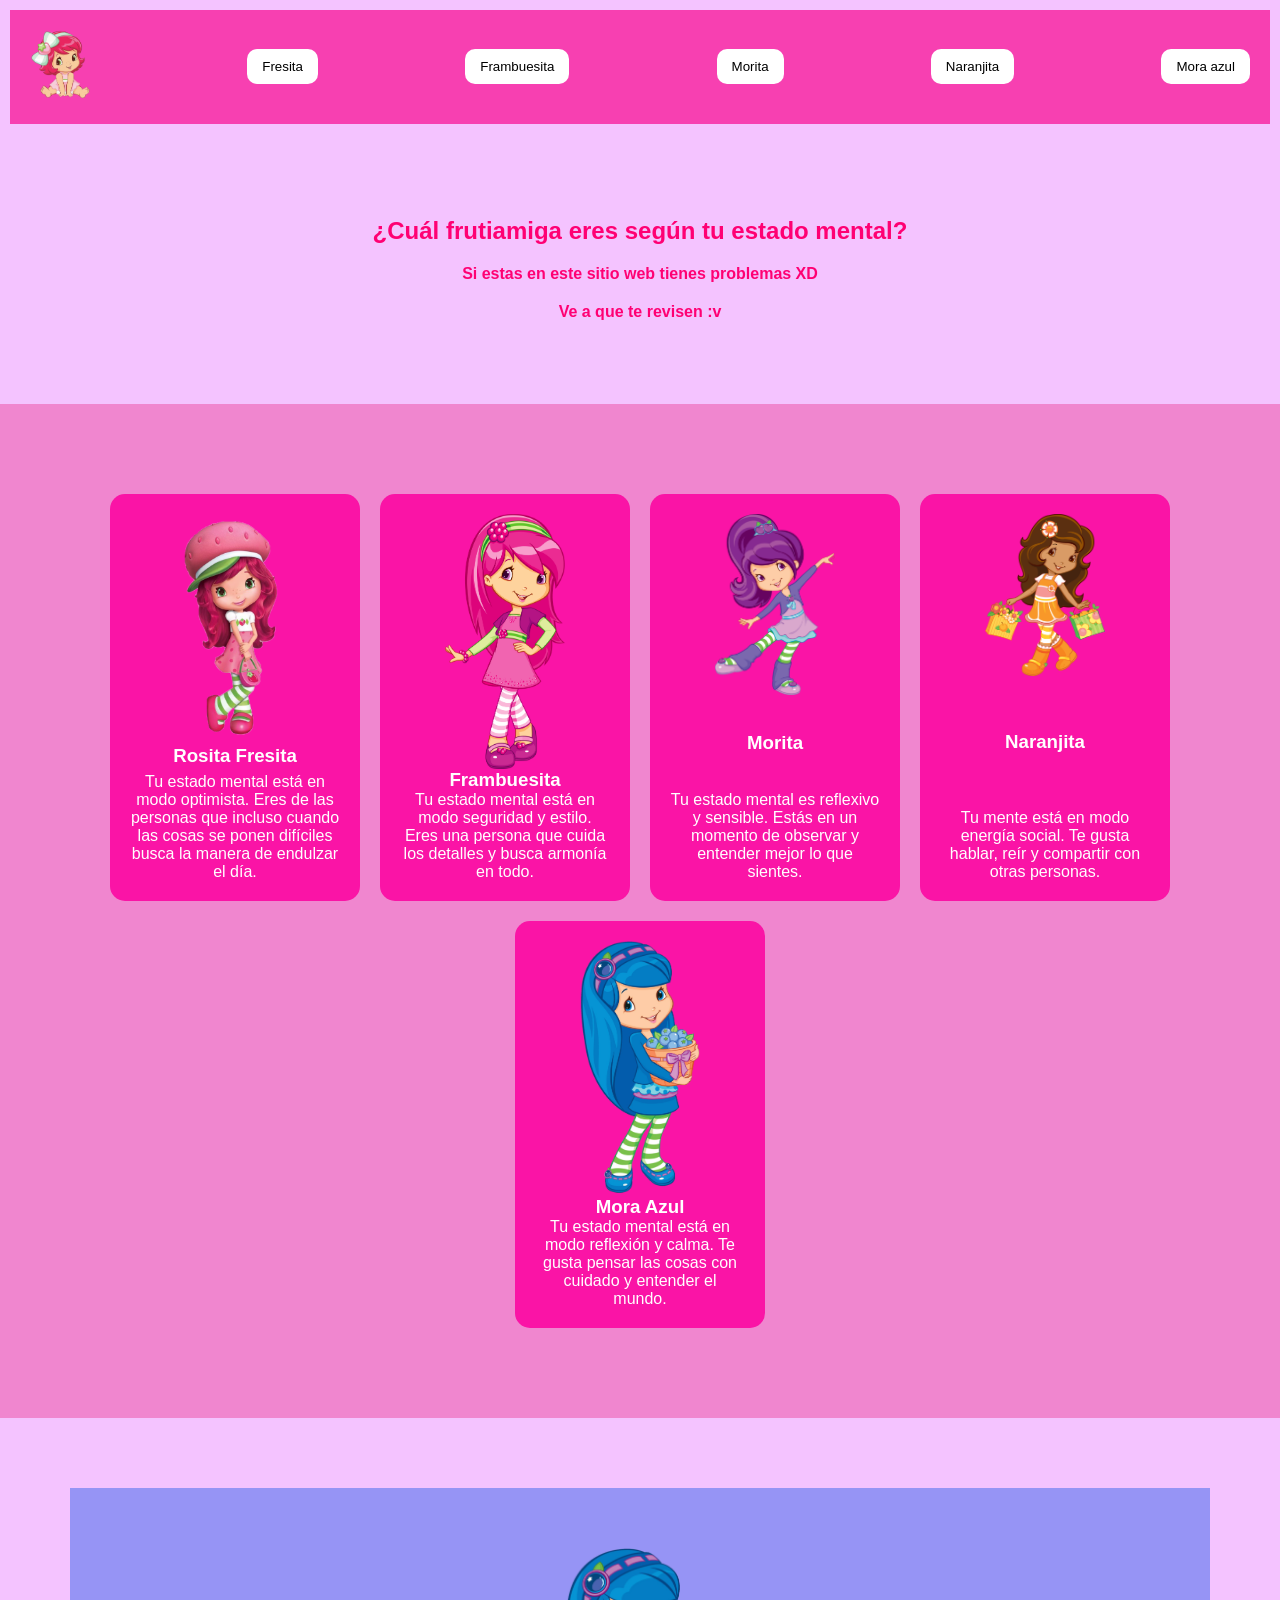
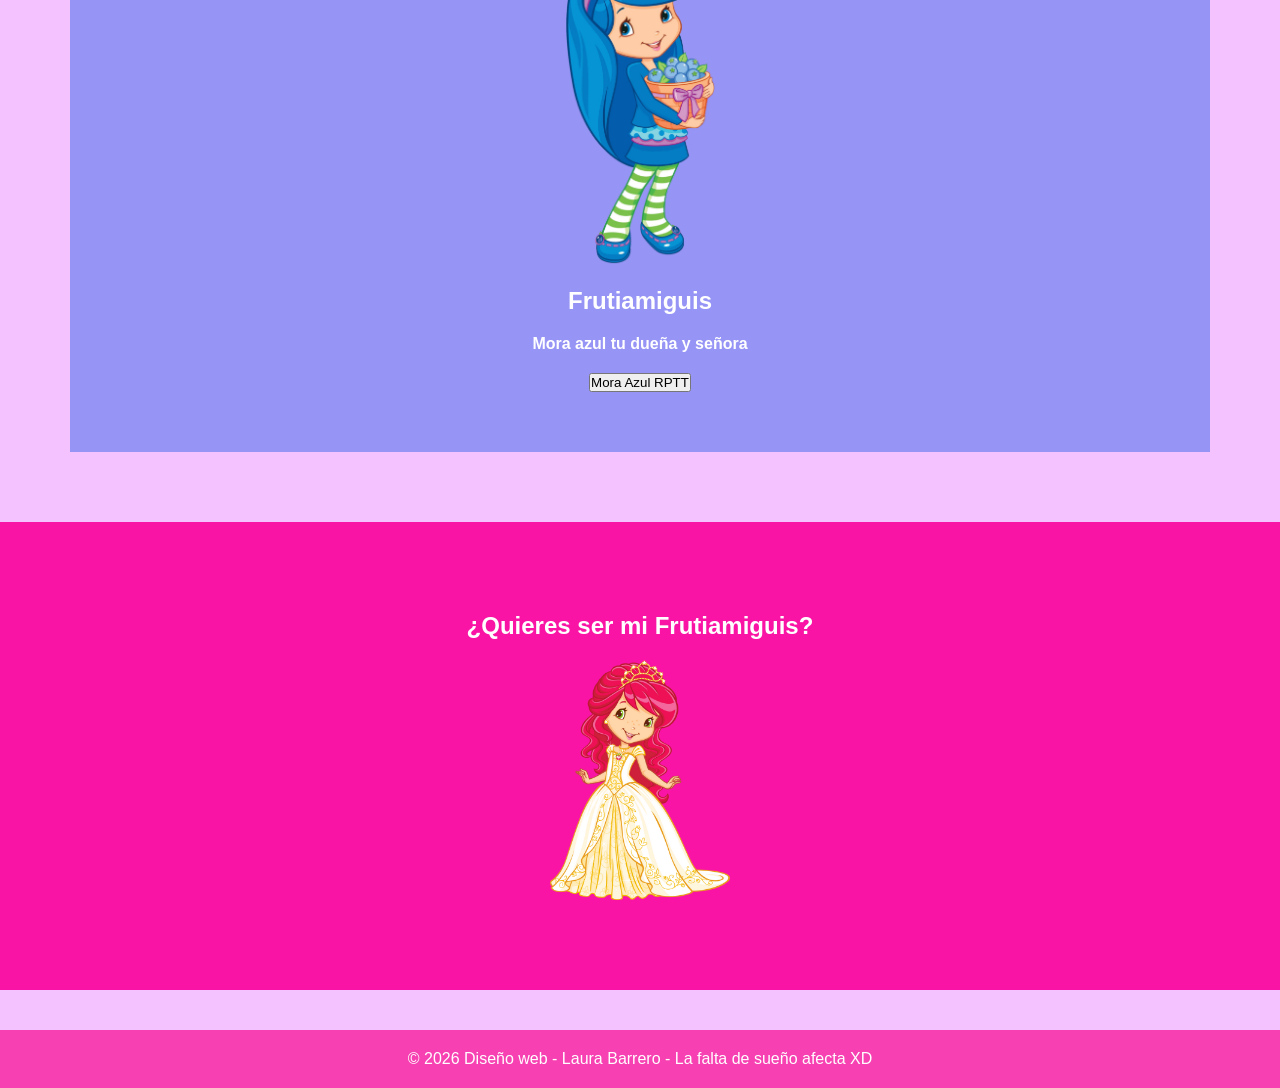
<file: pag_tortugos_web/proyecto - copia/clase2/index.html>
<!DOCTYPE html>
<html lang="en">
<head>

<meta charset="UTF-8">

<meta name="viewport" content="width=device-width, initial-scale=1.0">

<title>Frutiamigas</title>

<link rel="stylesheet" href="./css/style.css">

</head>


<body>


<section class="navbar">

<img src="./asset/1.png">

<button>Fresita</button>
<button>Frambuesita</button>
<button>Morita</button>
<button>Naranjita</button>
<button>Mora azul</button>

</section>



<section class="banner">

<h1>¿Cuál frutiamiga eres según tu estado mental?</h1>

<h4>Si estas en este sitio web tienes problemas XD</h4>

<h4>Ve a que te revisen :v</h4>

</section>



<section class="productos">

<section class="card">

<img src="./asset/fresita.png">

<h3>Rosita Fresita</h3>

<p>
Tu estado mental está en modo optimista.
Eres de las personas que incluso cuando las cosas
se ponen difíciles busca la manera de endulzar el día.
</p>

</section>



<section class="card">

<img src="./asset/frambuesita.png">

<h3>Frambuesita</h3>

<p>
Tu estado mental está en modo seguridad y estilo.
Eres una persona que cuida los detalles
y busca armonía en todo.
</p>

</section>



<section class="card">

<img src="./asset/morita.png">

<h3>Morita</h3>

<p>
Tu estado mental es reflexivo y sensible.
Estás en un momento de observar
y entender mejor lo que sientes.
</p>

</section>



<section class="card">

<img src="./asset/naranjita.png">

<h3>Naranjita</h3>

<p>
Tu mente está en modo energía social.
Te gusta hablar, reír y compartir
con otras personas.
</p>

</section>



<section class="card">

<img src="./asset/mora azul.png">

<h3>Mora Azul</h3>

<p>
Tu estado mental está en modo reflexión y calma.
Te gusta pensar las cosas con cuidado
y entender el mundo.
</p>

</section>

</section>



<section class="frutiamiguis">

<img src="./asset/mora azul.png">

<h1>Frutiamiguis</h1>

<h4>Mora azul tu dueña y señora</h4>

<button>Mora Azul RPTT</button>

</section>



<section class="texto">

<h1>¿Quieres ser mi Frutiamiguis?</h1>

<img src="./asset/fresitaprincesa.png">

</section>



<section class="footer-container">

<p>© 2026 Diseño web - Laura Barrero - La falta de sueño afecta XD</p>

</section>



</body>
</html>
</file>
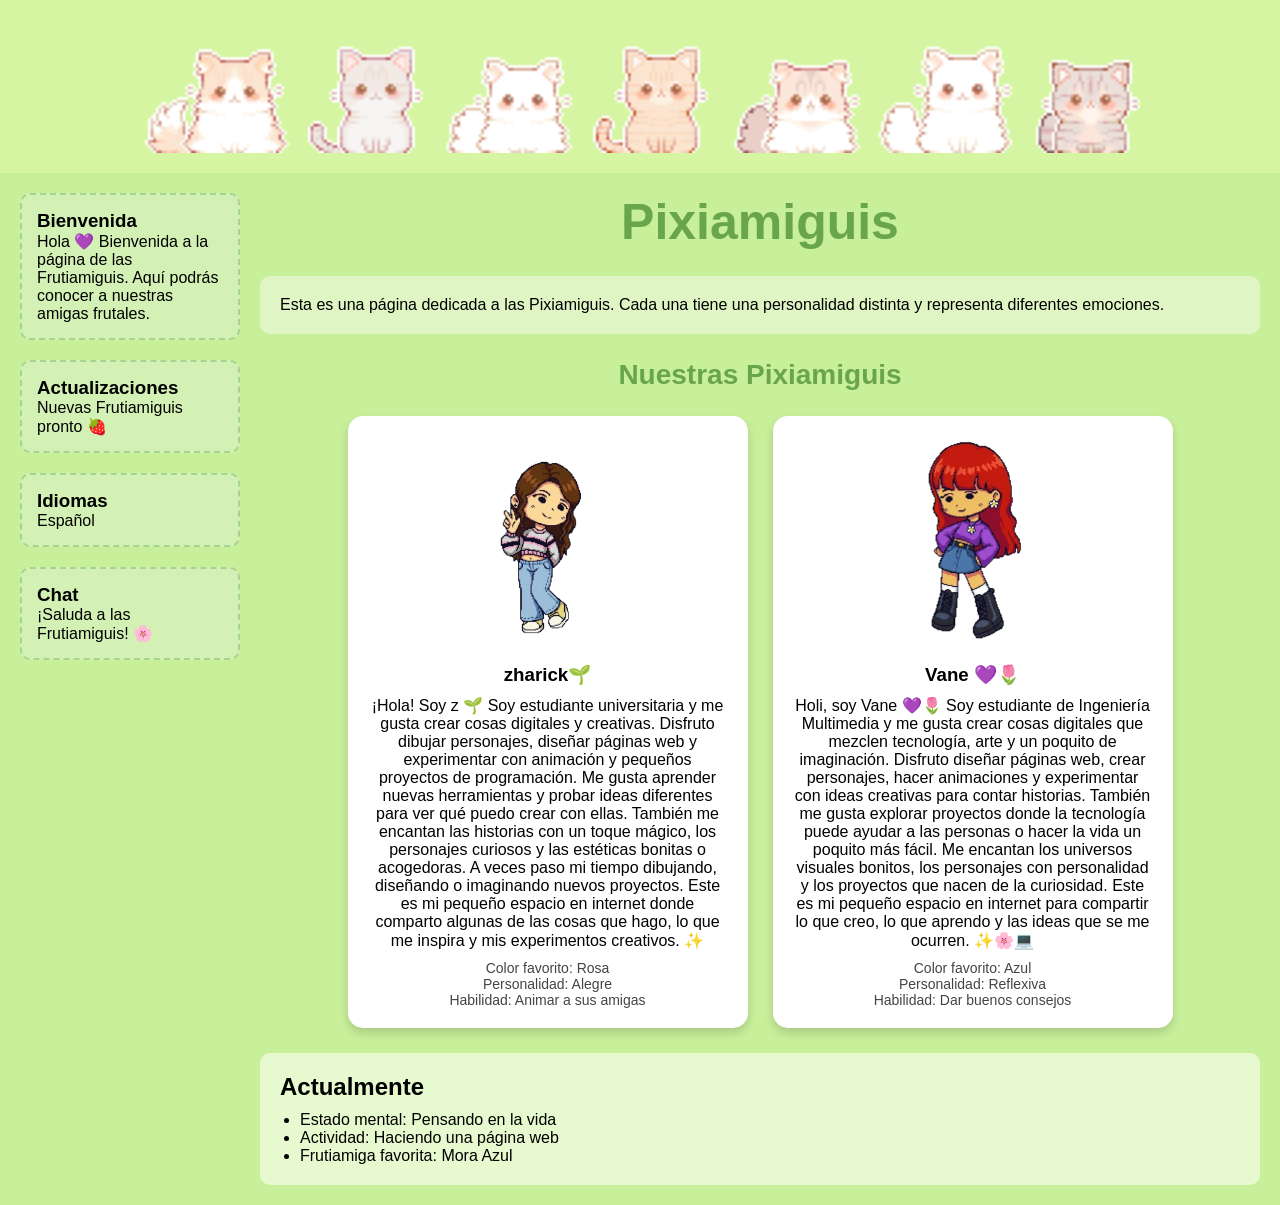
<file: pag_tortugos_web/proyecto/clase2/index.html>
<!DOCTYPE html>
<html lang="es">

<head>

<meta charset="UTF-8">
<meta name="viewport" content="width=device-width, initial-scale=1.0">

<title>Frutiamiguis</title>

<link rel="stylesheet" href="./css/style.css">

</head>


<body>

<!-- HEADER PERSONAJES -->

<header class="header">

<img src="./asset/pixel-art-cat.gif">

</header>



<!-- CONTENEDOR PRINCIPAL -->

<section class="contenedor">


<!-- SIDEBAR -->

<aside class="sidebar">

<div class="box">

<h3>Bienvenida</h3>

<p>
Hola 💜 Bienvenida a la página de las Frutiamiguis.
Aquí podrás conocer a nuestras amigas frutales.
</p>

</div>


<div class="box">

<h3>Actualizaciones</h3>

<p>Nuevas Frutiamiguis pronto 🍓</p>

</div>


<div class="box">

<h3>Idiomas</h3>

<p>Español</p>

</div>


<div class="box">

<h3>Chat</h3>

<p>¡Saluda a las Frutiamiguis! 🌸</p>

</div>

</aside>



<!-- CONTENIDO -->

<main class="contenido">

<h1 class="titulo">Pixiamiguis</h1>


<div class="intro">

<p>

Esta es una página dedicada a las Pixiamiguis.
Cada una tiene una personalidad distinta
y representa diferentes emociones.

</p>

</div>



<h2 class="subtitulo">Nuestras Pixiamiguis</h2>



<section class="cards">


<div class="card">

<img src="./asset/zharick.png">

<h3>zharick🌱</h3>

<p>
¡Hola! Soy z 🌱

Soy estudiante universitaria y me gusta crear cosas digitales y creativas. Disfruto dibujar personajes, diseñar páginas web y experimentar con animación y pequeños proyectos de programación. Me gusta aprender nuevas herramientas y probar ideas diferentes para ver qué puedo crear con ellas.

También me encantan las historias con un toque mágico, los personajes curiosos y las estéticas bonitas o acogedoras. A veces paso mi tiempo dibujando, diseñando o imaginando nuevos proyectos.

Este es mi pequeño espacio en internet donde comparto algunas de las cosas que hago, lo que me inspira y mis experimentos creativos. ✨

</p>

<ul>
<li>Color favorito: Rosa</li>
<li>Personalidad: Alegre</li>
<li>Habilidad: Animar a sus amigas</li>
</ul>

</div>



<div class="card">

<img src="./asset/laura.png">

<h3>Vane 💜🌷</h3>

<p>
Holi, soy Vane 💜🌷
Soy estudiante de Ingeniería Multimedia y me gusta crear cosas digitales que mezclen tecnología, arte y un poquito de imaginación.

Disfruto diseñar páginas web, crear personajes, hacer animaciones y experimentar con ideas creativas para contar historias. También me gusta explorar proyectos donde la tecnología puede ayudar a las personas o hacer la vida un poquito más fácil.

Me encantan los universos visuales bonitos, los personajes con personalidad y los proyectos que nacen de la curiosidad.
Este es mi pequeño espacio en internet para compartir lo que creo, lo que aprendo y las ideas que se me ocurren. ✨🌸💻
</p>

<ul>
<li>Color favorito: Azul</li>
<li>Personalidad: Reflexiva</li>
<li>Habilidad: Dar buenos consejos</li>
</ul>

</div>


</section>



<section class="currently">

<h2>Actualmente</h2>

<ul>

<li>Estado mental: Pensando en la vida</li>

<li>Actividad: Haciendo una página web</li>

<li>Frutiamiga favorita: Mora Azul</li>

</ul>

</section>


</main>

</section>



</body>

</html>
</file>
<file: pag_tortugos_web/proyecto - copia/clase2/css/style.css>
/* BASE */

*{
    margin:0;
    padding:0;
    box-sizing:border-box;
}

body{
    background-color: rgb(244,195,255);
    font-family: Arial, Helvetica, sans-serif;
}

/* TODAS LAS IMAGENES */
img{
    max-width:100%;
    height:auto;
}


/* NAVBAR */

.navbar{
    background-color: rgb(247,64,177);
    margin:10px;
    display:flex;
    padding:20px;
    justify-content:space-between;
    align-items:center;
    flex-wrap:wrap;
}

.navbar img{
    width:70px;
}

.navbar button{

    background:white;
    border:none;
    padding:10px 15px;
    border-radius:10px;
    cursor:pointer;

}


/* BANNER */

.banner{

    height:30vh;

    display:flex;
    flex-direction:column;

    justify-content:center;
    align-items:center;

    gap:20px;

    color: rgb(255,0,115);
    text-align:center;

}



/* PRODUCTOS */

.productos{

    background-color: rgb(240,134,207);

    padding:10vh 5vw;

    display:flex;

    flex-wrap:wrap;

    justify-content:center;

    gap:20px;

    color:white;

}


/* CARDS */

.productos .card{

    background-color: rgb(250,20,166);

    display:flex;

    padding:20px;

    flex-direction:column;

    justify-content:space-between;

    align-items:center;

    max-width:250px;

    text-align:center;

    border-radius:15px;

}

.productos img{

    width:120px;

}



/* FRUTIAMIGUIS */

.frutiamiguis{

    background-color: rgb(150,148,245);

    display:flex;

    padding:60px;

    margin:70px;

    flex-direction:column;

    justify-content:center;

    align-items:center;

    gap:20px;

    color:white

}

.frutiamiguis img{

    width:150px;

}



/* TEXTO FINAL */

.texto{

    background-color: rgb(250,20,166);

    padding:10vh 5vw;

    display:flex;

    flex-direction:column;

    align-items:center;

    gap:20px;

    color:white

}

.texto img{

    width:180px;

}


/* FOOTER */

.footer-container{

    background-color: rgb(247,64,177);

    padding:20px;

    text-align:center;

    color:white;

    margin-top:40px;

}
</file>
<file: pag_tortugos_web/proyecto/clase2/css/style.css>
/* RESET */

*{
margin:0;
padding:0;
box-sizing:border-box;
font-family: Arial, Helvetica, sans-serif;
}



body{

background:#c8ef9a;

}



/* HEADER */

.header{

display:flex;

justify-content:center;

gap:30px;

padding:20px;

background:#d6f5a3;


}



.header img{

width:1000px;

}



/* CONTENEDOR */

.contenedor{

display:flex;

gap:20px;

padding:20px;

}



/* SIDEBAR */

.sidebar{

width:220px;

display:flex;

flex-direction:column;

gap:20px;

}



/* CAJAS SIDEBAR */

.box{

background:#d4f1b5;

padding:15px;

border:2px dashed #a6d48f;

border-radius:10px;

}



/* CONTENIDO */

.contenido{

flex:1;

display:flex;

flex-direction:column;

gap:25px;

}



/* TITULO */

.titulo{

font-size:50px;

color:#69a54b;

text-align:center;

}



/* INTRO */

.intro{

background:#dff5c4;

padding:20px;

border-radius:10px;

}



/* SUBTITULO */

.subtitulo{

text-align:center;

color:#69a54b;

font-size:28px;

}



/* CARDS */

.cards{

display:flex;

gap:25px;

flex-wrap:wrap;

justify-content:center;

}



.card{

background:white;

padding:20px;

border-radius:15px;

text-align:center;

width:400px;

display:flex;

flex-direction:column;

gap:10px;

box-shadow:0px 5px 10px rgba(0,0,0,0.15);

}



.card img{

width:120px;

margin:auto;

}



.card ul{

list-style:none;

font-size:14px;

color:#444;

}



/* CURRENTLY */

.currently{

background:#e7f9cf;

padding:20px;

border-radius:10px;

}



.currently ul{

margin-top:10px;

padding-left:20px;

}
</file>
